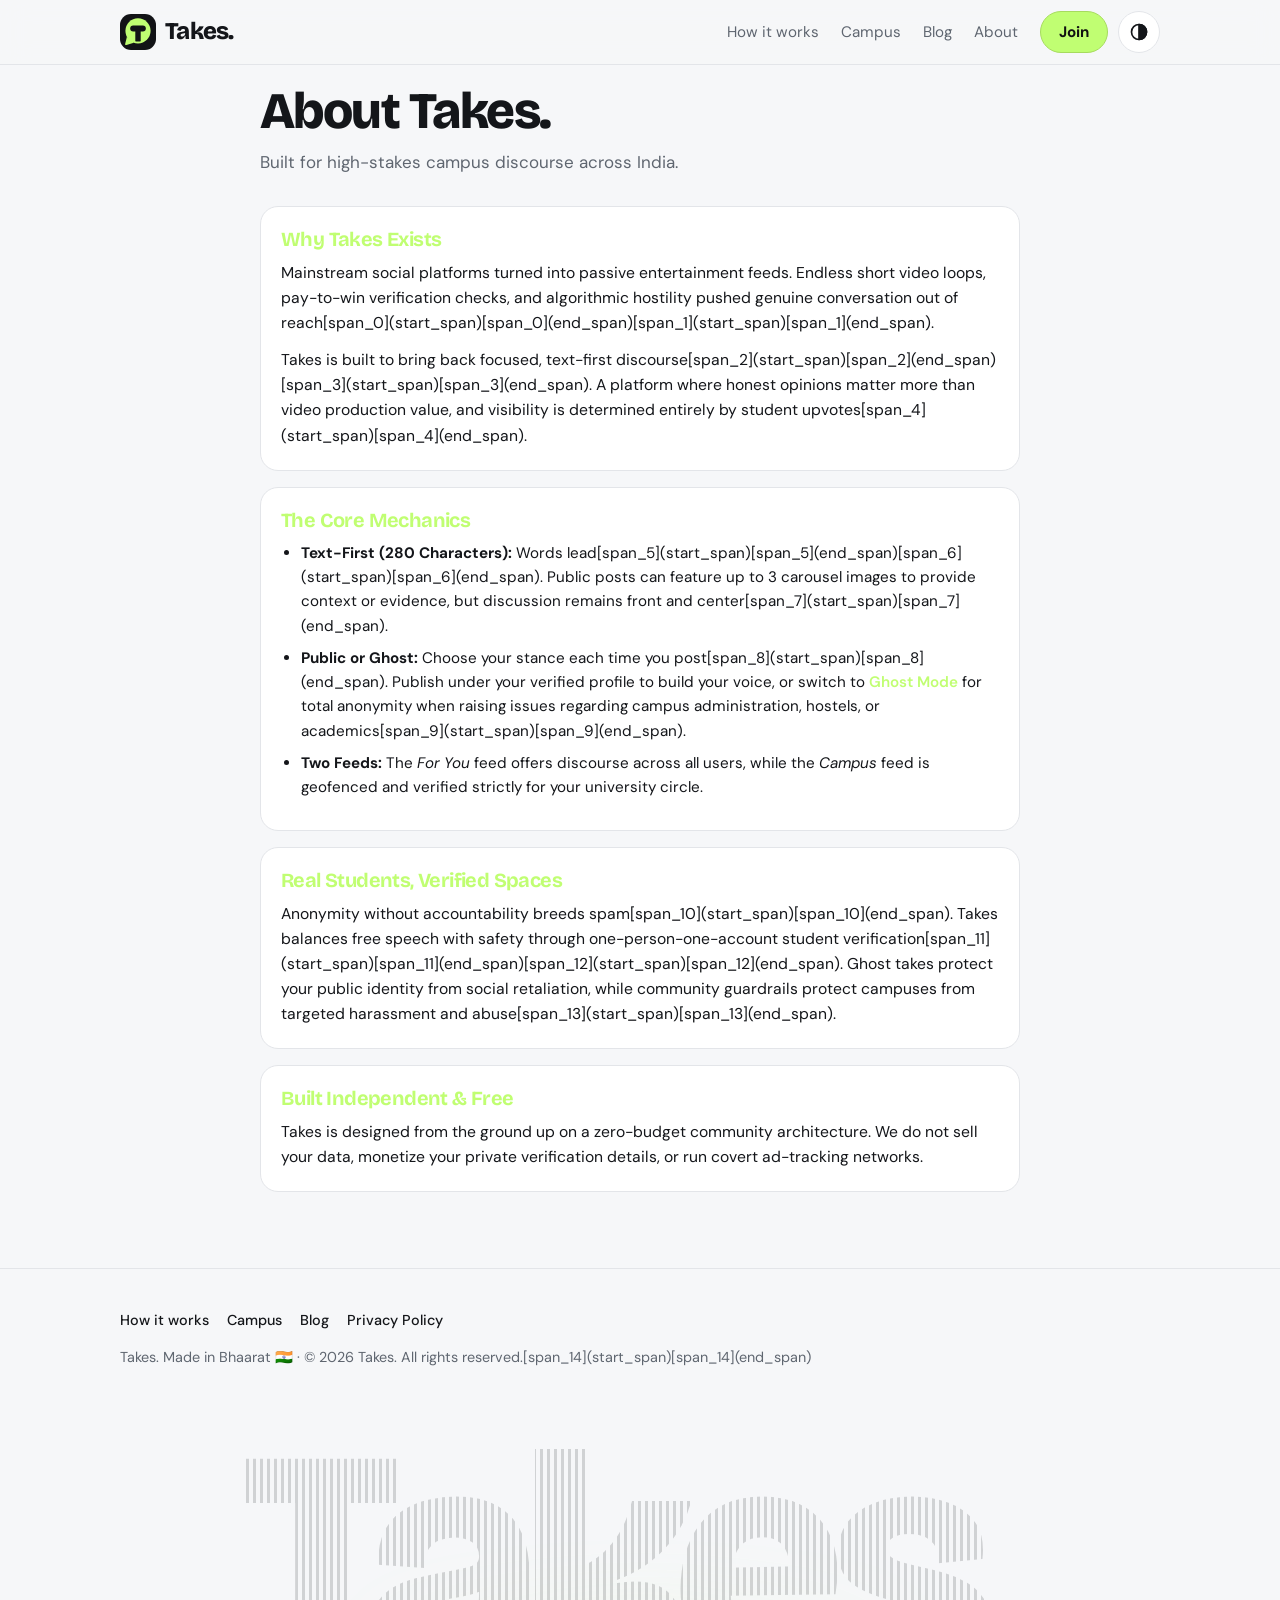
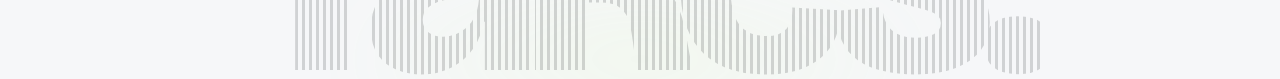
<file: about.html>
<!DOCTYPE html>
<html lang="en">
<head>
  <meta charset="UTF-8">
  <meta name="viewport" content="width=device-width, initial-scale=1.0, viewport-fit=cover">
  <meta name="theme-color" content="#121316">
  <title>About — Takes.</title>
  
  <link rel="preconnect" href="https://fonts.googleapis.com">
  <link rel="preconnect" href="https://fonts.gstatic.com" crossorigin>
  <link href="https://fonts.googleapis.com/css2?family=Bricolage+Grotesque:wght@700;800&family=DM+Sans:wght@400;500;700&display=swap" rel="stylesheet">
  
  <link rel="stylesheet" href="style.css">

  <script>
    try {
      var saved = localStorage.getItem('tk-theme');
      if (saved) document.documentElement.setAttribute('data-theme', saved);
    } catch(e) {}
  </script>
</head>
<body>

  <!-- Header Navigation -->
  <header class="nv">
    <div class="w">
      <a class="logo" href="index.html">
        <svg viewBox="0 0 100 100" aria-hidden="true">
          <circle cx="50" cy="46" r="42" fill="#C0FE72"/>
          <path d="M13 66L6 95l30-9z" fill="#C0FE72"/>
          <rect x="24" y="28" width="52" height="20" rx="10" fill="#121316"/>
          <rect x="41" y="40" width="18" height="42" rx="4" fill="#121316"/>
        </svg>
        Takes.
      </a>

      <nav aria-label="Main" class="nl">
        <a href="index.html#how">How it works</a>
        <a href="index.html#campus">Campus</a>
        <a href="index.html#blog">Blog</a>
        <a href="about.html">About</a>
        <a class="bt" href="index.html#join">Join</a>
      </nav>

      <button aria-label="Switch theme" class="ic" id="th" type="button">
        <svg viewBox="0 0 24 24"><circle cx="12" cy="12" r="9"/><path d="M12 3v18a9 9 0 0 0 0-18z" fill="currentColor"/></svg>
      </button>

      <button aria-controls="dr" aria-expanded="false" aria-label="Open menu" class="ic mb" id="mb" type="button">
        <svg viewBox="0 0 24 24"><path d="M4 7h16M4 12h16M4 17h16"/></svg>
      </button>
    </div>
  </header>

  <!-- Mobile Drawer -->
  <div class="ov" id="ov"></div>
  <aside aria-label="Menu" class="dr" id="dr">
    <button aria-label="Close menu" class="x" id="mx" type="button">&times;</button>
    <div class="dl">
      <a href="index.html#how">How it works</a>
      <a href="index.html#campus">Campus</a>
      <a href="index.html#blog">Blog</a>
      <a href="about.html">About</a>
      <a href="index.html#join">Join the waitlist</a>
      <a href="privacy.html">Privacy Policy</a>
    </div>
  </aside>

  <!-- About Content -->
  <main class="w">
    <div class="policy-wrap">
      <h2>About Takes.</h2>
      <p class="lead">Built for high-stakes campus discourse across India.</p>

      <div class="policy-card">
        <h2>Why Takes Exists</h2>
        <p>Mainstream social platforms turned into passive entertainment feeds. Endless short video loops, pay-to-win verification checks, and algorithmic hostility pushed genuine conversation out of reach[span_0](start_span)[span_0](end_span)[span_1](start_span)[span_1](end_span).</p>
        <p>Takes is built to bring back focused, text-first discourse[span_2](start_span)[span_2](end_span)[span_3](start_span)[span_3](end_span). A platform where honest opinions matter more than video production value, and visibility is determined entirely by student upvotes[span_4](start_span)[span_4](end_span).</p>
      </div>

      <div class="policy-card">
        <h2>The Core Mechanics</h2>
        <ul>
          <li><strong>Text-First (280 Characters):</strong> Words lead[span_5](start_span)[span_5](end_span)[span_6](start_span)[span_6](end_span). Public posts can feature up to 3 carousel images to provide context or evidence, but discussion remains front and center[span_7](start_span)[span_7](end_span).</li>
          <li><strong>Public or Ghost:</strong> Choose your stance each time you post[span_8](start_span)[span_8](end_span). Publish under your verified profile to build your voice, or switch to <span class="highlight">Ghost Mode</span> for total anonymity when raising issues regarding campus administration, hostels, or academics[span_9](start_span)[span_9](end_span).</li>
          <li><strong>Two Feeds:</strong> The <em>For You</em> feed offers discourse across all users, while the <em>Campus</em> feed is geofenced and verified strictly for your university circle.</li>
        </ul>
      </div>

      <div class="policy-card">
        <h2>Real Students, Verified Spaces</h2>
        <p>Anonymity without accountability breeds spam[span_10](start_span)[span_10](end_span). Takes balances free speech with safety through one-person-one-account student verification[span_11](start_span)[span_11](end_span)[span_12](start_span)[span_12](end_span). Ghost takes protect your public identity from social retaliation, while community guardrails protect campuses from targeted harassment and abuse[span_13](start_span)[span_13](end_span).</p>
      </div>

      <div class="policy-card">
        <h2>Built Independent & Free</h2>
        <p>Takes is designed from the ground up on a zero-budget community architecture. We do not sell your data, monetize your private verification details, or run covert ad-tracking networks.</p>
      </div>
    </div>
  </main>

  <!-- Site Footer with Branded Takes Watermark -->
  <footer>
    <div class="w">
      <nav aria-label="Footer" class="fl">
        <a href="index.html#how">How it works</a>
        <a href="index.html#campus">Campus</a>
        <a href="index.html#blog">Blog</a>
        <a href="privacy.html">Privacy Policy</a>
      </nav>
      <p class="footer-copy">Takes. Made in Bhaarat 🇮🇳 &middot; &copy; 2026 Takes. All rights reserved.[span_14](start_span)[span_14](end_span)</p>
    </div>

    <!-- Takes. Giant Animated Watermark -->
    <div class="takes-watermark-wrap" aria-hidden="true">
      <div class="takes-watermark-glow"></div>
      <div class="takes-watermark-text">Takes.</div>
    </div>
  </footer>

  <script>
    (function () {
      const body = document.body;
      const root = document.documentElement;
      const menuBtn = document.getElementById('mb');
      const drawer = document.getElementById('dr');
      const overlay = document.getElementById('ov');
      const closeBtn = document.getElementById('mx');
      const themeBtn = document.getElementById('th');

      function setMenu(open) {
        body.classList.toggle('mo', open);
        menuBtn.setAttribute('aria-expanded', open);
      }

      menuBtn.addEventListener('click', () => setMenu(!body.classList.contains('mo')));
      overlay.addEventListener('click', () => setMenu(false));
      closeBtn.addEventListener('click', () => setMenu(false));
      document.querySelectorAll('.dr a').forEach(link => link.addEventListener('click', () => setMenu(false)));

      themeBtn.addEventListener('click', () => {
        const current = root.getAttribute('data-theme') || 
          (window.matchMedia('(prefers-color-scheme: light)').matches ? 'light' : 'dark');
        const next = current === 'dark' ? 'light' : 'dark';
        root.setAttribute('data-theme', next);
        try { localStorage.setItem('tk-theme', next); } catch (e) {}
      });
    })();
  </script>
</body>
</html>
</file>
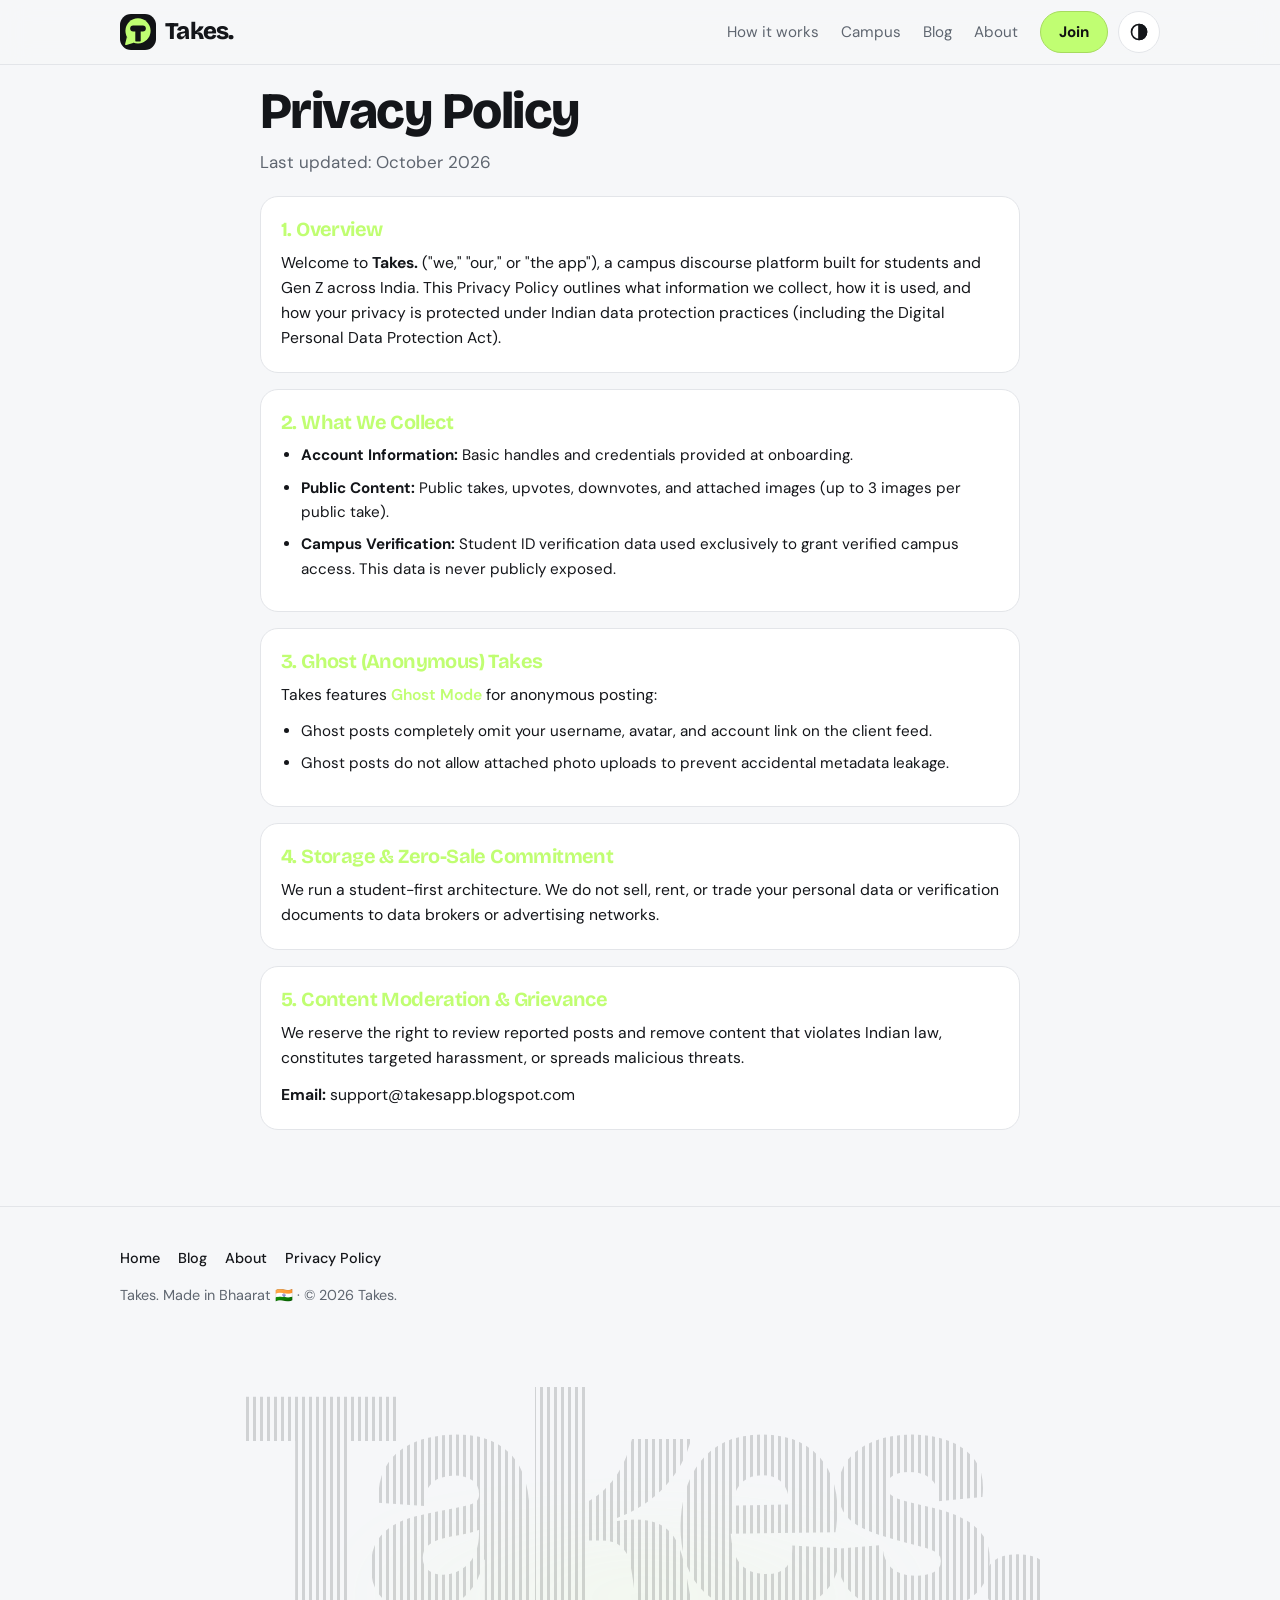
<file: privacy.html>
<!DOCTYPE html>
<html lang="en">
<head>
  <meta charset="UTF-8">
  <meta name="viewport" content="width=device-width, initial-scale=1.0, viewport-fit=cover">
  <meta name="theme-color" content="#121316">
  <title>Privacy Policy — Takes.</title>
  
  <link rel="preconnect" href="https://fonts.googleapis.com">
  <link rel="preconnect" href="https://fonts.gstatic.com" crossorigin>
  <link href="https://fonts.googleapis.com/css2?family=Bricolage+Grotesque:wght@700;800&family=DM+Sans:wght@400;500;700&display=swap" rel="stylesheet">
  <link rel="stylesheet" href="style.css">

  <script>
    try {
      var saved = localStorage.getItem('tk-theme');
      if (saved) document.documentElement.setAttribute('data-theme', saved);
    } catch(e) {}
  </script>
</head>
<body>

  <header class="nv">
    <div class="w">
      <a class="logo" href="index.html">
        <svg viewBox="0 0 100 100" aria-hidden="true">
          <circle cx="50" cy="46" r="42" fill="#C0FE72"/>
          <path d="M13 66L6 95l30-9z" fill="#C0FE72"/>
          <rect x="24" y="28" width="52" height="20" rx="10" fill="#121316"/>
          <rect x="41" y="40" width="18" height="42" rx="4" fill="#121316"/>
        </svg>
        Takes.
      </a>

      <nav aria-label="Main" class="nl">
        <a href="index.html#how">How it works</a>
        <a href="index.html#campus">Campus</a>
        <a href="blog/index.html">Blog</a>
        <a href="about.html">About</a>
        <a class="bt" href="index.html#join">Join</a>
      </nav>

      <button aria-label="Switch theme" class="ic" id="th" type="button">
        <svg viewBox="0 0 24 24"><circle cx="12" cy="12" r="9"/><path d="M12 3v18a9 9 0 0 0 0-18z" fill="currentColor"/></svg>
      </button>

      <button aria-controls="dr" aria-expanded="false" aria-label="Open menu" class="ic mb" id="mb" type="button">
        <svg viewBox="0 0 24 24"><path d="M4 7h16M4 12h16M4 17h16"/></svg>
      </button>
    </div>
  </header>

  <div class="ov" id="ov"></div>
  <aside aria-label="Menu" class="dr" id="dr">
    <button aria-label="Close menu" class="x" id="mx" type="button">&times;</button>
    <div class="dl">
      <a href="index.html#how">How it works</a>
      <a href="index.html#campus">Campus</a>
      <a href="blog/index.html">Blog</a>
      <a href="about.html">About</a>
      <a href="index.html#join">Join the waitlist</a>
      <a href="privacy.html">Privacy Policy</a>
    </div>
  </aside>

  <main class="w">
    <div class="policy-wrap">
      <h2>Privacy Policy</h2>
      <p class="lead" style="margin-bottom: 20px;">Last updated: October 2026</p>

      <div class="policy-card">
        <h2>1. Overview</h2>
        <p>Welcome to <strong>Takes.</strong> ("we," "our," or "the app"), a campus discourse platform built for students and Gen Z across India. This Privacy Policy outlines what information we collect, how it is used, and how your privacy is protected under Indian data protection practices (including the Digital Personal Data Protection Act).</p>
      </div>

      <div class="policy-card">
        <h2>2. What We Collect</h2>
        <ul>
          <li><strong>Account Information:</strong> Basic handles and credentials provided at onboarding.</li>
          <li><strong>Public Content:</strong> Public takes, upvotes, downvotes, and attached images (up to 3 images per public take).</li>
          <li><strong>Campus Verification:</strong> Student ID verification data used exclusively to grant verified campus access. This data is never publicly exposed.</li>
        </ul>
      </div>

      <div class="policy-card">
        <h2>3. Ghost (Anonymous) Takes</h2>
        <p>Takes features <span class="highlight">Ghost Mode</span> for anonymous posting:</p>
        <ul>
          <li>Ghost posts completely omit your username, avatar, and account link on the client feed.</li>
          <li>Ghost posts do not allow attached photo uploads to prevent accidental metadata leakage.</li>
        </ul>
      </div>

      <div class="policy-card">
        <h2>4. Storage & Zero-Sale Commitment</h2>
        <p>We run a student-first architecture. We do not sell, rent, or trade your personal data or verification documents to data brokers or advertising networks.</p>
      </div>

      <div class="policy-card">
        <h2>5. Content Moderation & Grievance</h2>
        <p>We reserve the right to review reported posts and remove content that violates Indian law, constitutes targeted harassment, or spreads malicious threats.</p>
        <p><strong>Email:</strong> support@takesapp.blogspot.com</p>
      </div>
    </div>
  </main>

  <footer>
    <div class="w">
      <nav aria-label="Footer" class="fl">
        <a href="index.html">Home</a>
        <a href="blog/index.html">Blog</a>
        <a href="about.html">About</a>
        <a href="privacy.html">Privacy Policy</a>
      </nav>
      <p class="footer-copy">Takes. Made in Bhaarat 🇮🇳 &middot; &copy; 2026 Takes.</p>
    </div>

    <div class="takes-watermark-wrap" aria-hidden="true">
      <div class="takes-watermark-glow"></div>
      <div class="takes-watermark-text">Takes.</div>
    </div>
  </footer>

  <script>
    (function () {
      const root = document.documentElement;
      const themeBtn = document.getElementById('th');
      const mb = document.getElementById('mb');
      const dr = document.getElementById('dr');
      const ov = document.getElementById('ov');
      const mx = document.getElementById('mx');

      function toggle(o) { document.body.classList.toggle('mo', o); }
      mb.onclick = () => toggle(true);
      ov.onclick = () => toggle(false);
      mx.onclick = () => toggle(false);

      themeBtn.onclick = () => {
        const next = (root.getAttribute('data-theme') === 'light') ? 'dark' : 'light';
        root.setAttribute('data-theme', next);
        localStorage.setItem('tk-theme', next);
      };
    })();
  </script>
</body>
</html>
</file>
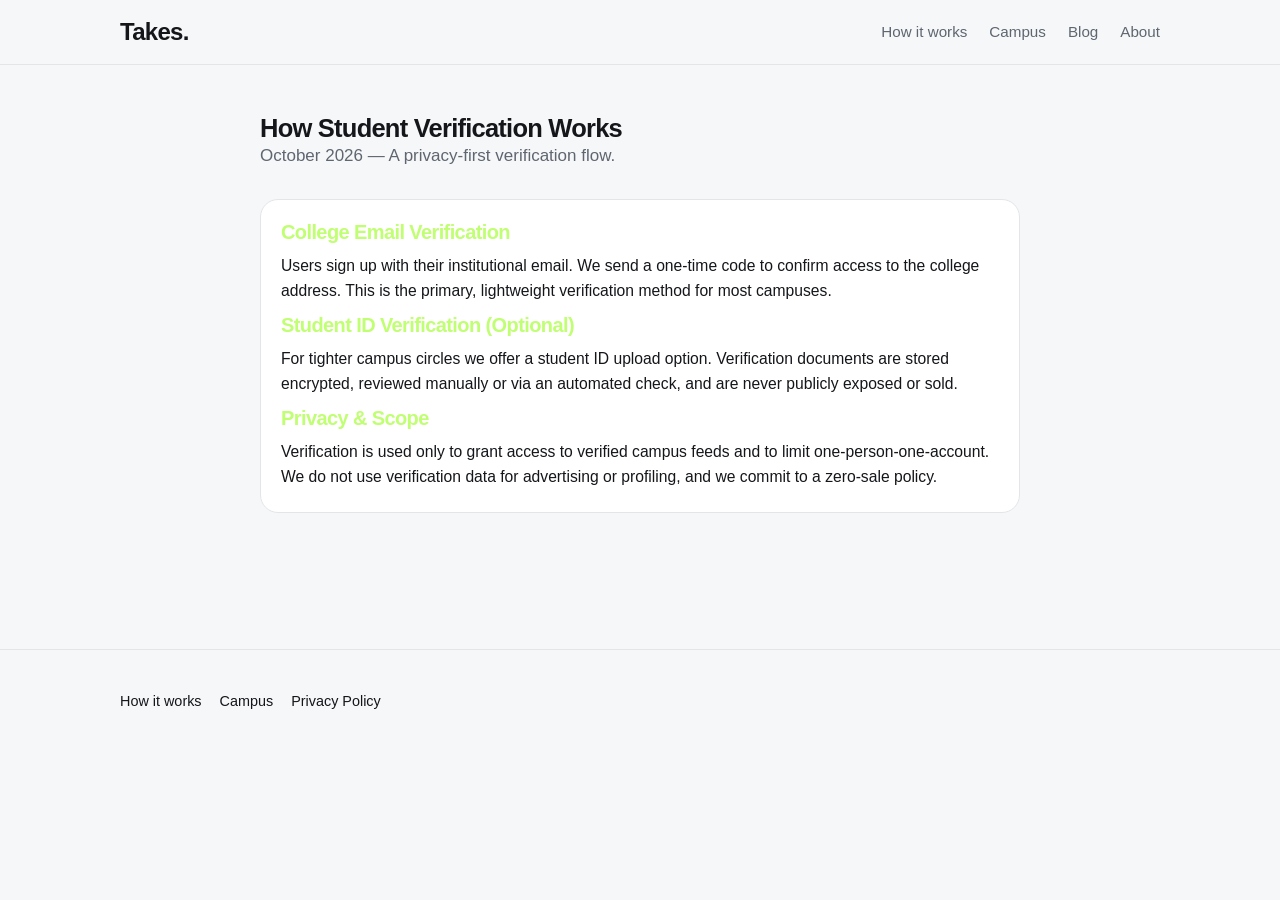
<file: blog/how-student-verification-works.html>
<!DOCTYPE html>
<html lang="en">
<head>
  <meta charset="utf-8">
  <meta name="viewport" content="width=device-width, initial-scale=1">
  <title>How Student Verification Works — Takes.</title>
  <link rel="stylesheet" href="../style.css">
</head>
<body>
  <header class="nv">
    <div class="w">
      <a class="logo" href="../index.html">Takes.</a>
      <nav aria-label="Main" class="nl">
        <a href="../index.html#how">How it works</a>
        <a href="../index.html#campus">Campus</a>
        <a href="../blog/index.html">Blog</a>
        <a href="../about.html">About</a>
      </nav>
    </div>
  </header>

  <main class="pg w">
    <article class="policy-wrap">
      <h1>How Student Verification Works</h1>
      <p class="lead">October 2026 — A privacy-first verification flow.</p>

      <div class="policy-card">
        <h2>College Email Verification</h2>
        <p>Users sign up with their institutional email. We send a one-time code to confirm access to the college address. This is the primary, lightweight verification method for most campuses.</p>

        <h2>Student ID Verification (Optional)</h2>
        <p>For tighter campus circles we offer a student ID upload option. Verification documents are stored encrypted, reviewed manually or via an automated check, and are never publicly exposed or sold.</p>

        <h2>Privacy & Scope</h2>
        <p>Verification is used only to grant access to verified campus feeds and to limit one-person-one-account. We do not use verification data for advertising or profiling, and we commit to a zero-sale policy.</p>
      </div>
    </article>
  </main>

  <footer>
    <div class="w">
      <nav aria-label="Footer" class="fl">
        <a href="../index.html#how">How it works</a>
        <a href="../index.html#campus">Campus</a>
        <a href="../privacy.html">Privacy Policy</a>
      </nav>
    </div>
  </footer>
</body>
</html>
</file>
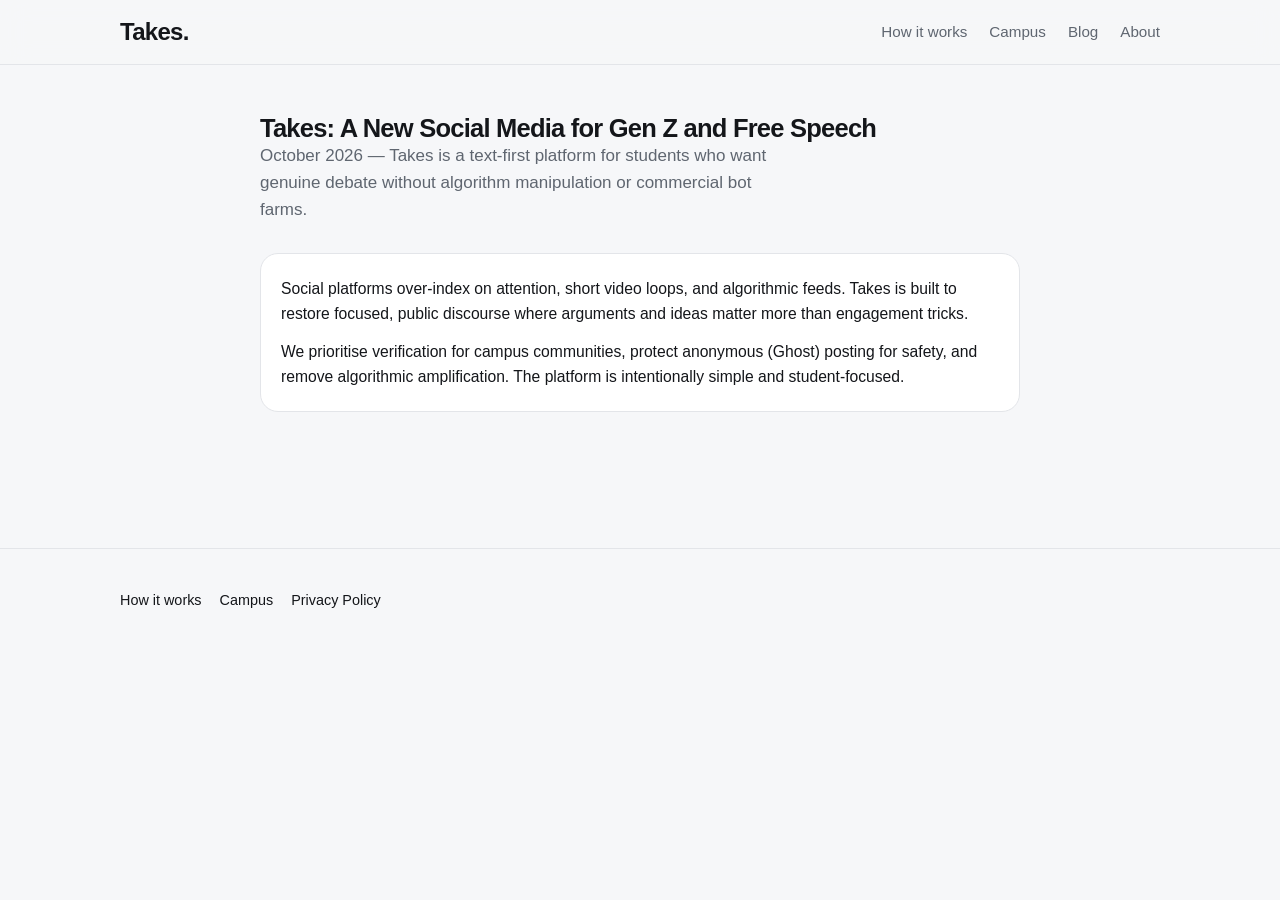
<file: blog/takes-a-new-social-media-for-gen-z.html>
<!DOCTYPE html>
<html lang="en">
<head>
  <meta charset="utf-8">
  <meta name="viewport" content="width=device-width, initial-scale=1">
  <title>Takes: A New Social Media for Gen Z and Free Speech — Takes.</title>
  <link rel="stylesheet" href="../style.css">
</head>
<body>
  <header class="nv">
    <div class="w">
      <a class="logo" href="../index.html">Takes.</a>
      <nav aria-label="Main" class="nl">
        <a href="../index.html#how">How it works</a>
        <a href="../index.html#campus">Campus</a>
        <a href="../blog/index.html">Blog</a>
        <a href="../about.html">About</a>
      </nav>
    </div>
  </header>

  <main class="pg w">
    <article class="policy-wrap">
      <h1>Takes: A New Social Media for Gen Z and Free Speech</h1>
      <p class="lead">October 2026 — Takes is a text-first platform for students who want genuine debate without algorithm manipulation or commercial bot farms.</p>

      <div class="policy-card">
        <p>Social platforms over-index on attention, short video loops, and algorithmic feeds. Takes is built to restore focused, public discourse where arguments and ideas matter more than engagement tricks.</p>
        <p>We prioritise verification for campus communities, protect anonymous (Ghost) posting for safety, and remove algorithmic amplification. The platform is intentionally simple and student-focused.</p>
      </div>
    </article>
  </main>

  <footer>
    <div class="w">
      <nav aria-label="Footer" class="fl">
        <a href="../index.html#how">How it works</a>
        <a href="../index.html#campus">Campus</a>
        <a href="../privacy.html">Privacy Policy</a>
      </nav>
    </div>
  </footer>
</body>
</html>
</file>
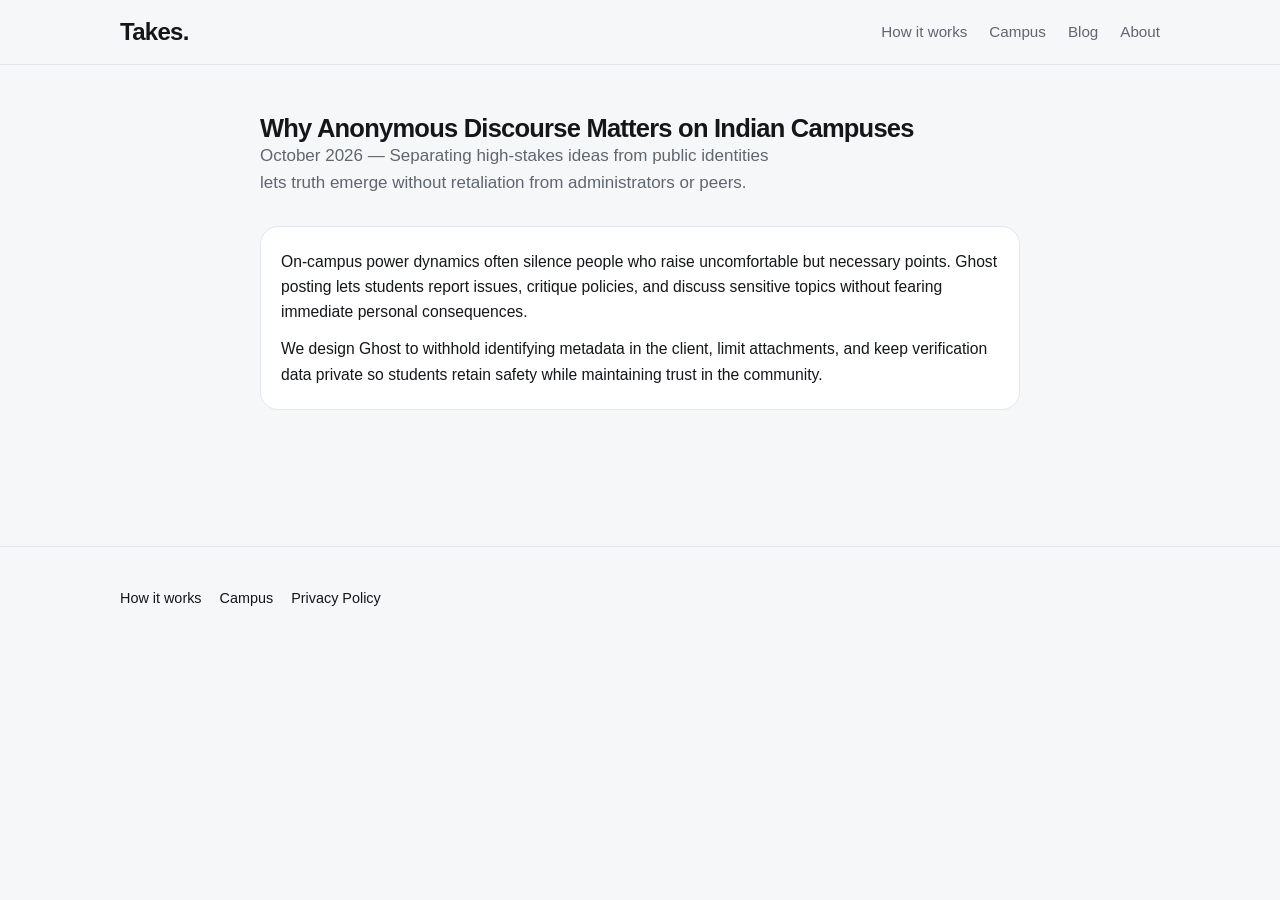
<file: blog/why-anonymous-takes-matter-on-campus.html>
<!DOCTYPE html>
<html lang="en">
<head>
  <meta charset="utf-8">
  <meta name="viewport" content="width=device-width, initial-scale=1">
  <title>Why Anonymous Discourse Matters on Indian Campuses — Takes.</title>
  <link rel="stylesheet" href="../style.css">
</head>
<body>
  <header class="nv">
    <div class="w">
      <a class="logo" href="../index.html">Takes.</a>
      <nav aria-label="Main" class="nl">
        <a href="../index.html#how">How it works</a>
        <a href="../index.html#campus">Campus</a>
        <a href="../blog/index.html">Blog</a>
        <a href="../about.html">About</a>
      </nav>
    </div>
  </header>

  <main class="pg w">
    <article class="policy-wrap">
      <h1>Why Anonymous Discourse Matters on Indian Campuses</h1>
      <p class="lead">October 2026 — Separating high-stakes ideas from public identities lets truth emerge without retaliation from administrators or peers.</p>

      <div class="policy-card">
        <p>On-campus power dynamics often silence people who raise uncomfortable but necessary points. Ghost posting lets students report issues, critique policies, and discuss sensitive topics without fearing immediate personal consequences.</p>
        <p>We design Ghost to withhold identifying metadata in the client, limit attachments, and keep verification data private so students retain safety while maintaining trust in the community.</p>
      </div>
    </article>
  </main>

  <footer>
    <div class="w">
      <nav aria-label="Footer" class="fl">
        <a href="../index.html#how">How it works</a>
        <a href="../index.html#campus">Campus</a>
        <a href="../privacy.html">Privacy Policy</a>
      </nav>
    </div>
  </footer>
</body>
</html>
</file>
<file: style.css>
:root {
  --bg: #121316;
  --cd: #1A1C20;
  --rs: #22252A;
  --bd: #2C2F35;
  --tx: #ECEDEF;
  --mu: #9BA1A9;
  --ln: #6FB1FF;
  --lm: #C0FE72;
  --on: #111111;
  --lb: transparent;
  --dn: #FF5A5F;
}

:root[data-theme="light"] {
  --bg: #F6F7F9;
  --cd: #FFFFFF;
  --rs: #EEF0F3;
  --bd: #E3E5E9;
  --tx: #14161A;
  --mu: #5F6670;
  --ln: #1769E0;
  --lb: #A6DB5E;
  --dn: #D93036;
}

@media (prefers-color-scheme: light) {
  :root:not([data-theme="dark"]) {
    --bg: #F6F7F9;
    --cd: #FFFFFF;
    --rs: #EEF0F3;
    --bd: #E3E5E9;
    --tx: #14161A;
    --mu: #5F6670;
    --ln: #1769E0;
    --lb: #A6DB5E;
    --dn: #D93036;
  }
}

* {
  box-sizing: border-box;
  margin: 0;
  padding: 0;
}

html {
  scroll-behavior: smooth;
  scroll-padding-top: 76px;
}

body {
  background: var(--bg);
  color: var(--tx);
  font: 17px/1.6 'DM Sans', -apple-system, BlinkMacSystemFont, "Segoe UI", Roboto, sans-serif;
  overflow-x: hidden;
  transition: background 0.25s ease, color 0.25s ease;
}

h1, h2, h3, .logo {
  font-family: 'Bricolage Grotesque', 'DM Sans', sans-serif;
  letter-spacing: -0.03em;
  line-height: 1.05;
  font-weight: 700;
}

a {
  color: inherit;
}

img {
  max-width: 100%;
  height: auto;
}

:focus-visible {
  outline: 2px solid var(--lm);
  outline-offset: 3px;
}

.w {
  max-width: 1080px;
  margin: auto;
  padding: 0 20px;
}

/* Navigation */
.nv {
  position: sticky;
  top: 0;
  z-index: 50;
  background: color-mix(in srgb, var(--bg) 86%, transparent);
  backdrop-filter: blur(14px);
  -webkit-backdrop-filter: blur(14px);
  border-bottom: 1px solid var(--bd);
}

.nv .w {
  display: flex;
  align-items: center;
  gap: 10px;
  height: 64px;
}

.logo {
  display: flex;
  align-items: center;
  gap: 9px;
  font-size: 1.5rem;
  font-weight: 800;
  text-decoration: none;
}

.logo svg {
  width: 36px;
  height: 36px;
  background: #121316;
  border-radius: 11px;
  padding: 3px;
}

.nl {
  display: flex;
  align-items: center;
  gap: 22px;
  margin-left: auto;
}

.nl a {
  text-decoration: none;
  color: var(--mu);
  font-size: 0.95rem;
  transition: color 0.15s;
}

.nl a:hover {
  color: var(--tx);
}

a.bt, .wl button {
  background: var(--lm);
  color: var(--on) !important;
  border: 1px solid var(--lb);
  border-radius: 99px;
  font-weight: 700;
  text-decoration: none;
  transition: transform 0.15s ease;
}

a.bt:active, .wl button:active {
  transform: scale(0.97);
}

a.bt {
  padding: 8px 18px;
}

.ic {
  width: 42px;
  height: 42px;
  border-radius: 50%;
  border: 1px solid var(--bd);
  background: var(--cd);
  color: var(--tx);
  cursor: pointer;
  display: grid;
  place-items: center;
  flex: none;
}

.ic svg {
  width: 20px;
  height: 20px;
  fill: none;
  stroke: currentColor;
  stroke-width: 2;
  stroke-linecap: round;
  stroke-linejoin: round;
}

.mb {
  display: none;
}

/* Mobile Drawer */
.ov {
  position: fixed;
  inset: 0;
  background: rgba(0, 0, 0, 0.6);
  opacity: 0;
  pointer-events: none;
  transition: opacity 0.25s;
  z-index: 90;
}

.dr {
  position: fixed;
  top: 0;
  right: 0;
  bottom: 0;
  width: min(340px, 86vw);
  background: var(--cd);
  border-left: 1px solid var(--bd);
  transform: translateX(100%);
  visibility: hidden;
  transition: transform 0.25s cubic-bezier(0.16, 1, 0.3, 1), visibility 0.25s;
  z-index: 100;
  overflow-y: auto;
  padding: 20px 24px;
}

body.mo .ov {
  opacity: 1;
  pointer-events: auto;
}

body.mo .dr {
  transform: none;
  visibility: visible;
}

.dr .x {
  float: right;
  font-size: 2rem;
  line-height: 1;
  background: none;
  border: 0;
  color: var(--tx);
  cursor: pointer;
}

.dr .dl {
  clear: both;
  padding-top: 14px;
}

.dr .dl a {
  display: block;
  font: 700 1.4rem 'Bricolage Grotesque', sans-serif;
  text-decoration: none;
  padding: 10px 0;
  border-bottom: 1px solid var(--bd);
}

/* Hero Section */
.hero {
  padding: 60px 20px 48px;
  display: grid;
  gap: 36px;
  grid-template-columns: 1.15fr 0.85fr;
  align-items: center;
}

.hero h1 {
  font-size: clamp(2.8rem, 8.5vw, 5.2rem);
  font-weight: 800;
}

.hero p {
  color: var(--mu);
  font-size: 1.15rem;
  max-width: 38ch;
  margin: 20px 0 28px;
}

form.wl {
  display: flex;
  gap: 8px;
  max-width: 480px;
  flex-wrap: wrap;
}

.wl input[type="email"] {
  flex: 1 1 220px;
  padding: 15px 20px;
  border-radius: 99px;
  border: 1px solid var(--bd);
  background: var(--cd);
  color: var(--tx);
  font: inherit;
  outline: none;
}

.wl input[type="email"]:focus {
  border-color: var(--lm);
}

.wl button {
  padding: 15px 26px;
  font: 700 1rem 'DM Sans', sans-serif;
  cursor: pointer;
  border: none;
}

.hp {
  position: absolute;
  left: -9999px;
}

.ok {
  display: none;
  font: 700 1.25rem 'Bricolage Grotesque', sans-serif;
  padding: 14px 0;
  color: var(--lm);
}

/* Mock Feed */
.mx {
  display: grid;
  gap: 14px;
  max-width: 380px;
  justify-self: end;
  width: 100%;
}

.mk {
  background: var(--cd);
  border: 1px solid var(--bd);
  border-radius: 24px;
  padding: 18px;
  box-shadow: 0 12px 32px rgba(0,0,0,0.2);
}

.mk.gh {
  background: var(--tx);
  color: var(--bg);
  border-color: var(--tx);
  margin-left: 24px;
  border-radius: 24px 24px 24px 8px;
}

.mh {
  display: flex;
  align-items: center;
  gap: 8px;
}

.mh small, .mh svg {
  color: var(--mu);
}

.gh .mh small, .gh .tg {
  color: inherit;
  opacity: 0.65;
}

.av {
  width: 32px;
  height: 32px;
  border-radius: 50%;
  background: var(--rs);
  display: grid;
  place-items: center;
  font-size: 0.82rem;
  font-weight: 700;
}

.mh svg {
  width: 26px;
  height: 26px;
  fill: none;
  stroke: currentColor;
  stroke-width: 2;
  stroke-linecap: round;
  stroke-linejoin: round;
}

.vp {
  margin-left: auto;
  background: var(--rs);
  border-radius: 99px;
  padding: 3px 12px;
  font-size: 0.85rem;
  font-weight: 700;
}

.gh .vp {
  background: var(--bg);
  color: var(--tx);
}

.tg {
  display: block;
  color: var(--ln);
  font-size: 0.85rem;
  margin: 10px 0 2px;
}

.mk p {
  margin: 4px 0 12px;
  font-size: 1rem;
}

.imgs {
  display: flex;
  gap: 8px;
  overflow: hidden;
}

.im {
  flex: 0 0 auto;
  height: 88px;
  border-radius: 12px;
}

.im.a { width: 140px; background: linear-gradient(135deg, #C0FE72, #5a7d1c); }
.im.b { width: 76px;  background: linear-gradient(160deg, #6FB1FF, #23406b); }
.im.c { width: 110px; background: linear-gradient(45deg, #FF9AC1, #7a3550); }

/* Common Sections */
section {
  padding: 64px 0;
}

h2 {
  font-size: clamp(1.9rem, 5.5vw, 3.2rem);
  margin-bottom: 10px;
  font-weight: 800;
}

.lead {
  color: var(--mu);
  max-width: 56ch;
  margin-bottom: 30px;
}

.g {
  display: grid;
  gap: 14px;
  grid-template-columns: repeat(auto-fit, minmax(230px, 1fr));
}

.c {
  background: var(--cd);
  border: 1px solid var(--bd);
  border-radius: 22px;
  padding: 24px;
}

.c svg {
  width: 26px;
  height: 26px;
  fill: none;
  stroke: currentColor;
  stroke-width: 2;
  stroke-linecap: round;
  stroke-linejoin: round;
  margin-bottom: 12px;
}

.c h3 {
  font-size: 1.25rem;
  margin-bottom: 8px;
}

.c p {
  color: var(--mu);
  font-size: 0.98rem;
}

.c.f {
  background: var(--tx);
  color: var(--bg);
  border-color: var(--tx);
}

.c.f p, .c.l p {
  color: inherit;
  opacity: 0.75;
}

.c.l {
  background: var(--lm);
  color: var(--on);
  border-color: var(--lm);
}

/* FAQ Details */
details.q {
  border-bottom: 1px solid var(--bd);
  padding: 18px 0;
}

details.q summary {
  cursor: pointer;
  font: 700 1.15rem 'Bricolage Grotesque', sans-serif;
  list-style: none;
  display: flex;
  justify-content: space-between;
  align-items: center;
}

details.q summary::-webkit-details-marker {
  display: none;
}

details.q summary::after {
  content: "+";
  font-size: 1.4rem;
  font-weight: 400;
}

details.q[open] summary::after {
  content: "\2212";
}

details.q p {
  color: var(--mu);
  margin-top: 10px;
  max-width: 62ch;
}

.cta {
  text-align: center;
}

.cta form {
  margin: auto;
  justify-content: center;
}

/* Blog Feed & Cards */
.pg {
  max-width: 1080px;
  margin: auto;
  padding: 30px 20px 60px;
}

.bhd {
  display: flex;
  align-items: baseline;
  justify-content: space-between;
  margin-bottom: 18px;
}

.bhd h2 {
  margin: 0;
}

.bhd a {
  color: var(--mu);
  text-decoration: none;
  font-weight: 700;
}

.blog-grid {
  display: grid;
  gap: 16px;
  grid-template-columns: repeat(auto-fit, minmax(280px, 1fr));
}

.post-card {
  background: var(--cd);
  border: 1px solid var(--bd);
  border-radius: 20px;
  overflow: hidden;
  text-decoration: none;
  color: inherit;
  display: flex;
  flex-direction: column;
  transition: transform 0.2s, border-color 0.2s;
}

.post-card a {
  text-decoration: none;
  color: inherit;
  display: flex;
  flex-direction: column;
  height: 100%;
}

.post-card:hover {
  border-color: var(--tx);
  transform: translateY(-2px);
}

.post-card-thumb {
  width: 100%;
  aspect-ratio: 16/9;
  object-fit: cover;
  background: #000;
}

.post-card-content {
  padding: 18px;
  display: flex;
  flex-direction: column;
  flex: 1;
}

.post-card-date {
  color: var(--mu);
  font-size: 0.85rem;
}

.post-card-title {
  font-size: 1.2rem;
  margin-top: 6px;
  font-weight: 700;
}

.post-card-snippet {
  color: var(--mu);
  font-size: 0.95rem;
  margin-top: 8px;
}

/* Policy / Document Container */
.policy-wrap {
  max-width: 760px;
  margin: 0 auto;
  padding: 20px 0 60px;
}

.policy-card {
  background: var(--cd);
  border: 1px solid var(--bd);
  border-radius: 18px;
  padding: 22px 20px;
  margin-bottom: 16px;
  width: 100%;
}

.policy-card h2 {
  font-size: 1.25rem;
  margin: 0 0 10px 0;
  color: var(--lm);
  font-weight: 700;
}

.policy-card p {
  margin-bottom: 12px;
  font-size: 0.98rem;
}

.policy-card p:last-child {
  margin-bottom: 0;
}

.policy-card ul {
  padding-left: 20px;
  margin-top: 8px;
}

.policy-card li {
  margin-bottom: 8px;
  font-size: 0.95rem;
}

.highlight {
  color: var(--lm);
  font-weight: 600;
}

/* Footer & Takes Watermark */
footer {
  position: relative;
  overflow: hidden;
  padding: 40px 0 0;
  color: var(--mu);
  font-size: 0.9rem;
  border-top: 1px solid var(--bd);
  background: var(--bg);
}

.fl {
  display: flex;
  gap: 18px;
  flex-wrap: wrap;
  margin-bottom: 14px;
}

.fl a {
  text-decoration: none;
  color: var(--tx);
  font-weight: 500;
}

.fl a:hover {
  color: var(--lm);
}

.footer-copy {
  margin-bottom: 30px;
}

.takes-watermark-wrap {
  position: relative;
  width: 100%;
  height: clamp(140px, 24vw, 280px);
  overflow: hidden;
  display: flex;
  align-items: flex-end;
  justify-content: center;
  user-select: none;
  pointer-events: none;
  margin-top: 24px;
}

.takes-watermark-text {
  font-family: 'Bricolage Grotesque', sans-serif;
  font-size: clamp(6.5rem, 25vw, 22rem);
  font-weight: 800;
  letter-spacing: -0.05em;
  line-height: 0.72;
  margin: 0;
  padding: 0;
  text-align: center;
  position: relative;
  background: repeating-linear-gradient(
    90deg,
    var(--tx) 0px,
    var(--tx) 3px,
    transparent 3px,
    transparent 7px
  );
  -webkit-background-clip: text;
  -webkit-text-fill-color: transparent;
  opacity: 0.16;
  animation: takesScanMotion 6s ease-in-out infinite alternate;
}

:root[data-theme="light"] .takes-watermark-text {
  opacity: 0.10;
}

.takes-watermark-glow {
  position: absolute;
  bottom: -40px;
  width: 70%;
  height: 120px;
  background: radial-gradient(circle, var(--lm) 0%, transparent 70%);
  opacity: 0.08;
  filter: blur(40px);
  pointer-events: none;
}

@keyframes takesScanMotion {
  0% {
    opacity: 0.12;
    transform: translateY(4px);
    background-position: 0px 0px;
  }
  50% {
    opacity: 0.22;
  }
  100% {
    opacity: 0.14;
    transform: translateY(0px);
    background-position: 28px 0px;
  }
}

/* Responsiveness */
@media (max-width: 900px) {
  .nl { display: none; }
  .mb { display: grid; }
  #th { margin-left: auto; }
}

@media (max-width: 760px) {
  .hero {
    grid-template-columns: 1fr;
    padding-top: 36px;
  }
  .mx {
    justify-self: stretch;
    max-width: none;
  }
}
</file>
